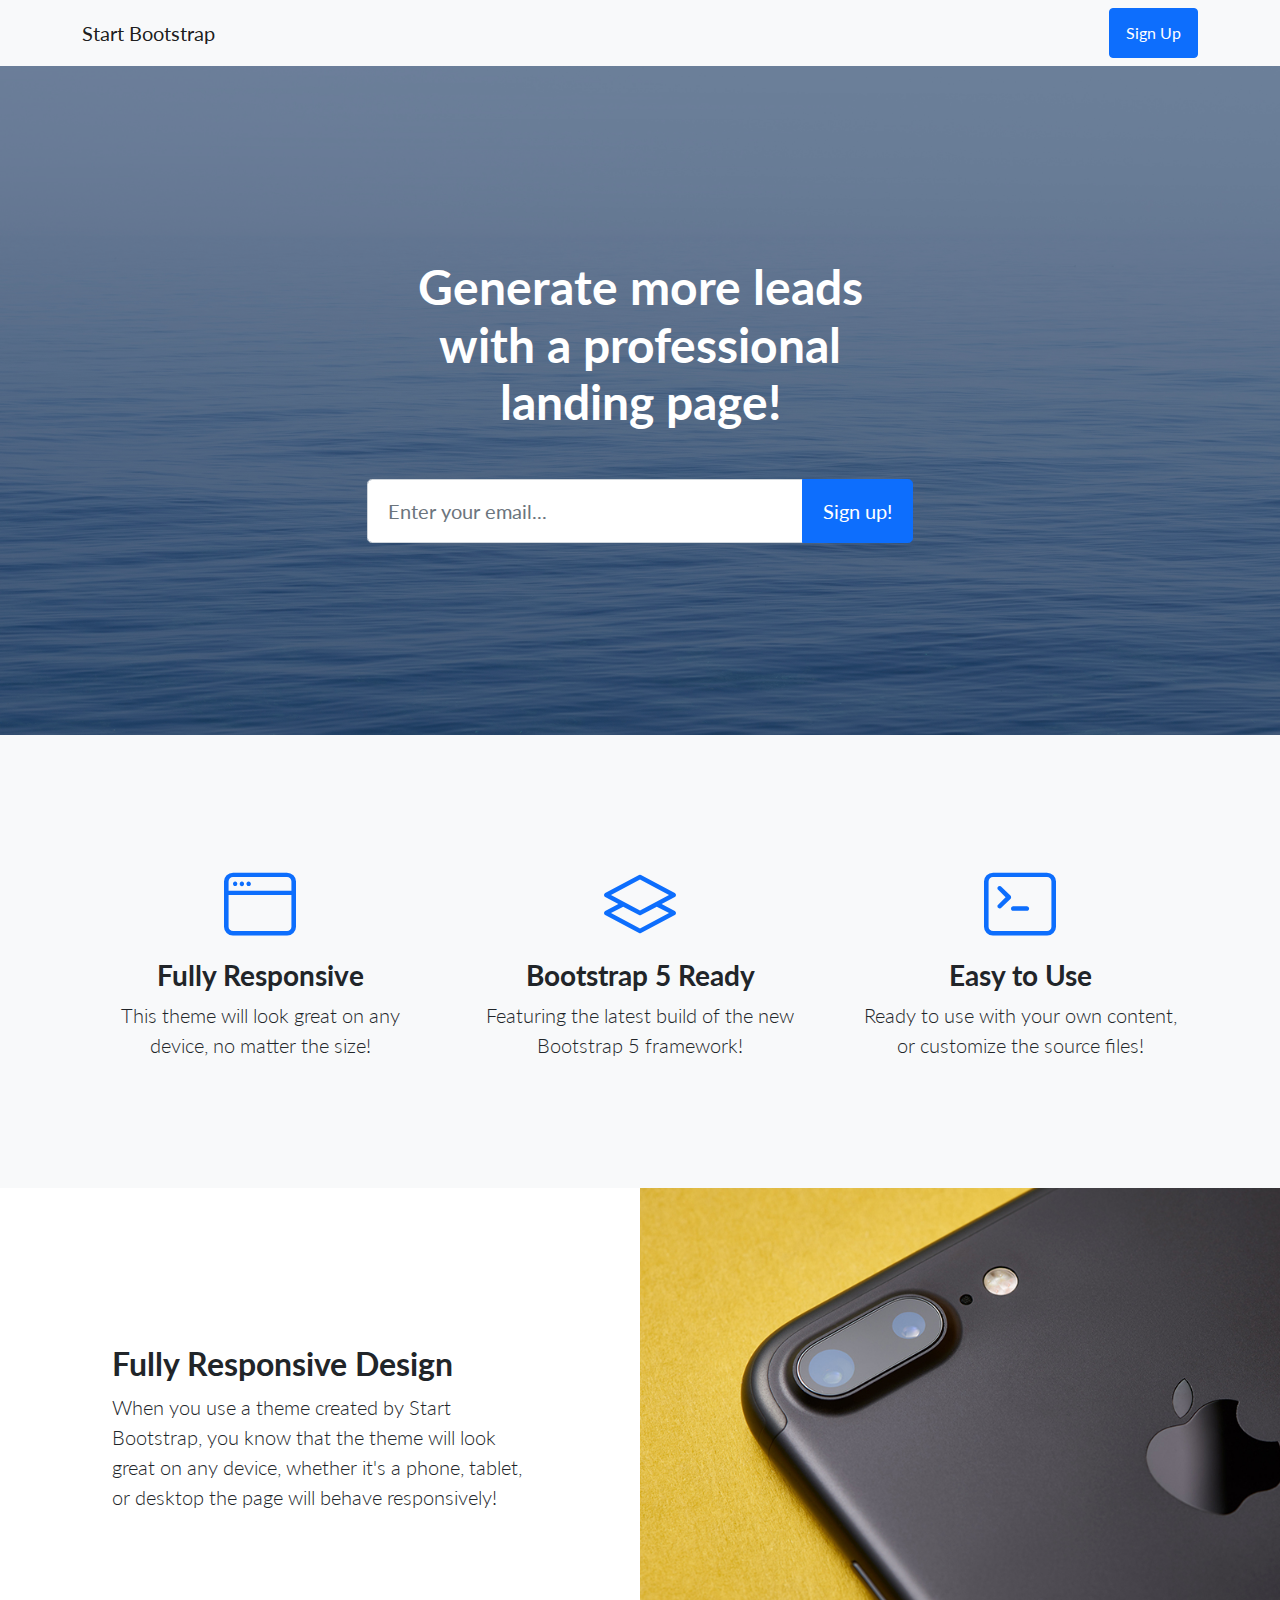
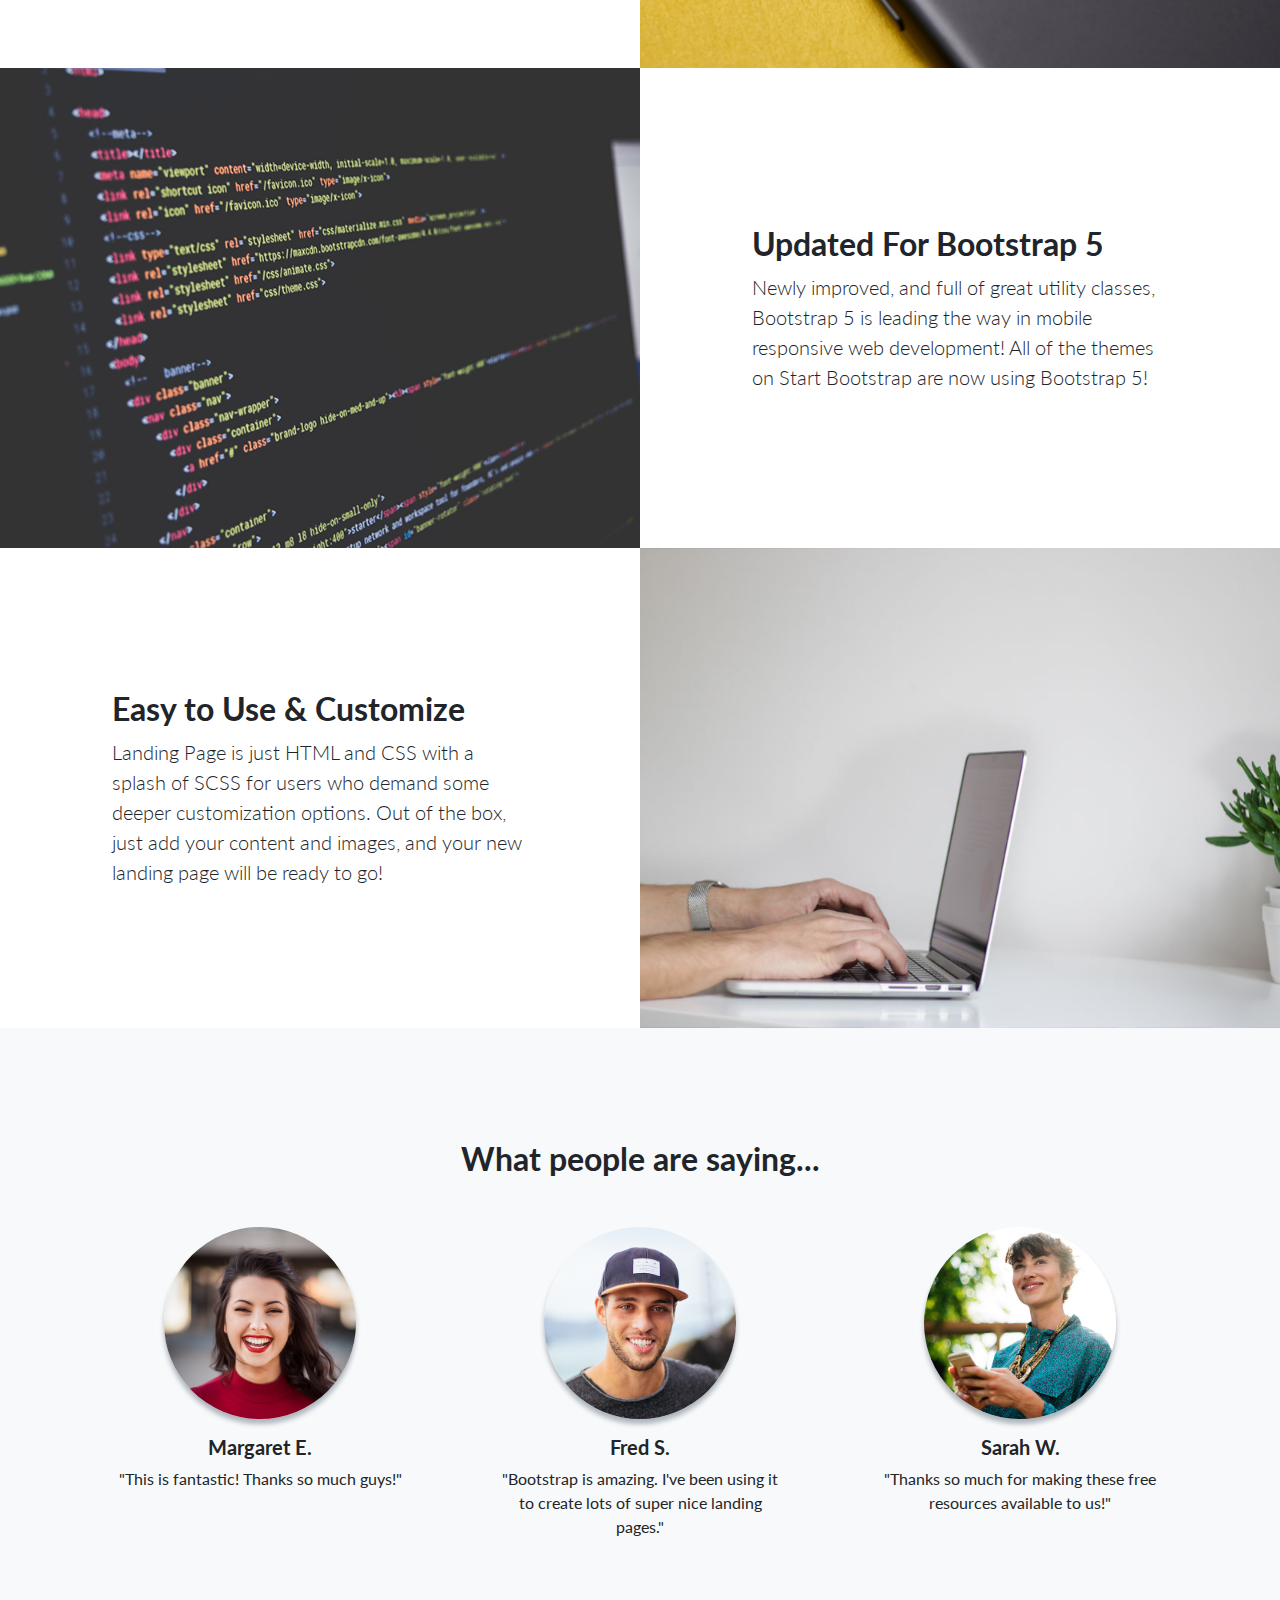
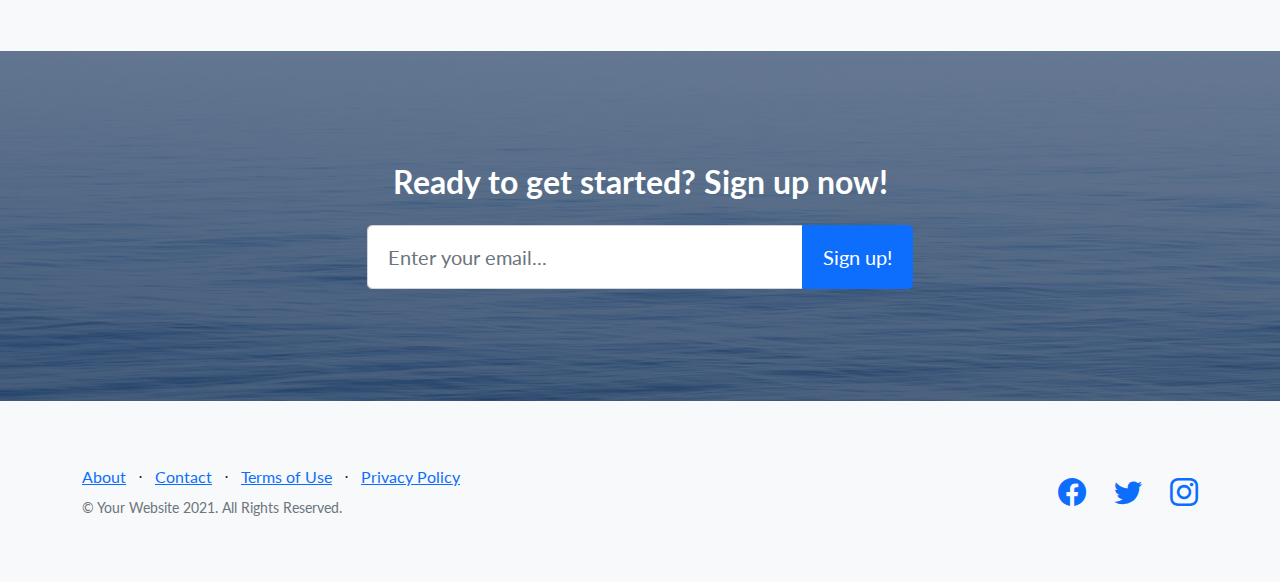
<file: bootstrap-test/index.html>
<!DOCTYPE html>
<html lang="en">
    <head>
        <meta charset="utf-8" />
        <meta name="viewport" content="width=device-width, initial-scale=1, shrink-to-fit=no" />
        <meta name="description" content="" />
        <meta name="author" content="" />
        <link href="https://cdn.jsdelivr.net/npm/bootstrap@5.0.1/dist/css/bootstrap.min.css" rel="stylesheet" integrity="sha384-+0n0xVW2eSR5OomGNYDnhzAbDsOXxcvSN1TPprVMTNDbiYZCxYbOOl7+AMvyTG2x" crossorigin="anonymous">
        <script src="https://cdn.jsdelivr.net/npm/bootstrap@5.0.1/dist/js/bootstrap.bundle.min.js" integrity="sha384-gtEjrD/SeCtmISkJkNUaaKMoLD0//ElJ19smozuHV6z3Iehds+3Ulb9Bn9Plx0x4" crossorigin="anonymous"></script>
        <script src="https://cdn.jsdelivr.net/npm/@popperjs/core@2.9.2/dist/umd/popper.min.js" integrity="sha384-IQsoLXl5PILFhosVNubq5LC7Qb9DXgDA9i+tQ8Zj3iwWAwPtgFTxbJ8NT4GN1R8p" crossorigin="anonymous"></script>
        <script src="https://cdn.jsdelivr.net/npm/bootstrap@5.0.1/dist/js/bootstrap.min.js" integrity="sha384-Atwg2Pkwv9vp0ygtn1JAojH0nYbwNJLPhwyoVbhoPwBhjQPR5VtM2+xf0Uwh9KtT" crossorigin="anonymous"></script>
        <title>Landing Page - Start Bootstrap Theme</title>
        <!-- Favicon-->
        <link rel="icon" type="image/x-icon" href="assets/favicon.ico" />
        <!-- Bootstrap icons-->
        <link href="https://cdn.jsdelivr.net/npm/bootstrap-icons@1.5.0/font/bootstrap-icons.css" rel="stylesheet" type="text/css" />
        <!-- Google fonts-->
        <link href="https://fonts.googleapis.com/css?family=Lato:300,400,700,300italic,400italic,700italic" rel="stylesheet" type="text/css" />
        <!-- Core theme CSS (includes Bootstrap)-->
        <link href="css/styles.css" rel="stylesheet" />
    </head>
    <body>
        <!-- Navigation-->
        <nav class="navbar navbar-light bg-light static-top">
            <div class="container">
                <a class="navbar-brand" href="#!">Start Bootstrap</a>
                <a class="btn btn-primary" href="#signup">Sign Up</a>
            </div>
        </nav>
        <!-- Masthead-->
        <header class="masthead">
            <div class="container position-relative">
                <div class="row justify-content-center">
                    <div class="col-xl-6">
                        <div class="text-center text-white">
                            <!-- Page heading-->
                            <h1 class="mb-5">Generate more leads with a professional landing page!</h1>
                            <!-- Signup form-->
                            <form>
                                <div class="input-group input-group-lg">
                                    <input class="form-control" type="text" placeholder="Enter your email..." aria-label="Enter your email..." aria-describedby="button-submit" />
                                    <button class="btn btn-primary" id="button-submit" type="button">Sign up!</button>
                                </div>
                            </form>
                        </div>
                    </div>
                </div>
            </div>
        </header>
        <!-- Icons Grid-->
        <section class="features-icons bg-light text-center">
            <div class="container">
                <div class="row">
                    <div class="col-lg-4">
                        <div class="features-icons-item mx-auto mb-5 mb-lg-0 mb-lg-3">
                            <div class="features-icons-icon d-flex"><i class="bi-window m-auto text-primary"></i></div>
                            <h3>Fully Responsive</h3>
                            <p class="lead mb-0">This theme will look great on any device, no matter the size!</p>
                        </div>
                    </div>
                    <div class="col-lg-4">
                        <div class="features-icons-item mx-auto mb-5 mb-lg-0 mb-lg-3">
                            <div class="features-icons-icon d-flex"><i class="bi-layers m-auto text-primary"></i></div>
                            <h3>Bootstrap 5 Ready</h3>
                            <p class="lead mb-0">Featuring the latest build of the new Bootstrap 5 framework!</p>
                        </div>
                    </div>
                    <div class="col-lg-4">
                        <div class="features-icons-item mx-auto mb-0 mb-lg-3">
                            <div class="features-icons-icon d-flex"><i class="bi-terminal m-auto text-primary"></i></div>
                            <h3>Easy to Use</h3>
                            <p class="lead mb-0">Ready to use with your own content, or customize the source files!</p>
                        </div>
                    </div>
                </div>
            </div>
        </section>
        <!-- Image Showcases-->
        <section class="showcase">
            <div class="container-fluid p-0">
                <div class="row g-0">
                    <div class="col-lg-6 order-lg-2 text-white showcase-img" style="background-image: url('assets/img/bg-showcase-1.jpg')"></div>
                    <div class="col-lg-6 order-lg-1 my-auto showcase-text">
                        <h2>Fully Responsive Design</h2>
                        <p class="lead mb-0">When you use a theme created by Start Bootstrap, you know that the theme will look great on any device, whether it's a phone, tablet, or desktop the page will behave responsively!</p>
                    </div>
                </div>
                <div class="row g-0">
                    <div class="col-lg-6 text-white showcase-img" style="background-image: url('assets/img/bg-showcase-2.jpg')"></div>
                    <div class="col-lg-6 my-auto showcase-text">
                        <h2>Updated For Bootstrap 5</h2>
                        <p class="lead mb-0">Newly improved, and full of great utility classes, Bootstrap 5 is leading the way in mobile responsive web development! All of the themes on Start Bootstrap are now using Bootstrap 5!</p>
                    </div>
                </div>
                <div class="row g-0">
                    <div class="col-lg-6 order-lg-2 text-white showcase-img" style="background-image: url('assets/img/bg-showcase-3.jpg')"></div>
                    <div class="col-lg-6 order-lg-1 my-auto showcase-text">
                        <h2>Easy to Use & Customize</h2>
                        <p class="lead mb-0">Landing Page is just HTML and CSS with a splash of SCSS for users who demand some deeper customization options. Out of the box, just add your content and images, and your new landing page will be ready to go!</p>
                    </div>
                </div>
            </div>
        </section>
        <!-- Testimonials-->
        <section class="testimonials text-center bg-light">
            <div class="container">
                <h2 class="mb-5">What people are saying...</h2>
                <div class="row">
                    <div class="col-lg-4">
                        <div class="testimonial-item mx-auto mb-5 mb-lg-0">
                            <img class="img-fluid rounded-circle mb-3" src="assets/img/testimonials-1.jpg" alt="..." />
                            <h5>Margaret E.</h5>
                            <p class="font-weight-light mb-0">"This is fantastic! Thanks so much guys!"</p>
                        </div>
                    </div>
                    <div class="col-lg-4">
                        <div class="testimonial-item mx-auto mb-5 mb-lg-0">
                            <img class="img-fluid rounded-circle mb-3" src="assets/img/testimonials-2.jpg" alt="..." />
                            <h5>Fred S.</h5>
                            <p class="font-weight-light mb-0">"Bootstrap is amazing. I've been using it to create lots of super nice landing pages."</p>
                        </div>
                    </div>
                    <div class="col-lg-4">
                        <div class="testimonial-item mx-auto mb-5 mb-lg-0">
                            <img class="img-fluid rounded-circle mb-3" src="assets/img/testimonials-3.jpg" alt="..." />
                            <h5>Sarah W.</h5>
                            <p class="font-weight-light mb-0">"Thanks so much for making these free resources available to us!"</p>
                        </div>
                    </div>
                </div>
            </div>
        </section>
        <!-- Call to Action-->
        <section class="call-to-action text-white text-center" id="signup">
            <div class="container position-relative">
                <div class="row justify-content-center">
                    <div class="col-xl-6">
                        <h2 class="mb-4">Ready to get started? Sign up now!</h2>
                        <!-- Signup form-->
                        <form>
                            <div class="input-group input-group-lg">
                                <input class="form-control" type="text" placeholder="Enter your email..." aria-label="Enter your email..." aria-describedby="button-submit" />
                                <button class="btn btn-primary" id="button-submit" type="button">Sign up!</button>
                            </div>
                        </form>
                    </div>
                </div>
            </div>
        </section>
        <!-- Footer-->
        <footer class="footer bg-light">
            <div class="container">
                <div class="row">
                    <div class="col-lg-6 h-100 text-center text-lg-start my-auto">
                        <ul class="list-inline mb-2">
                            <li class="list-inline-item"><a href="#!">About</a></li>
                            <li class="list-inline-item">⋅</li>
                            <li class="list-inline-item"><a href="#!">Contact</a></li>
                            <li class="list-inline-item">⋅</li>
                            <li class="list-inline-item"><a href="#!">Terms of Use</a></li>
                            <li class="list-inline-item">⋅</li>
                            <li class="list-inline-item"><a href="#!">Privacy Policy</a></li>
                        </ul>
                        <p class="text-muted small mb-4 mb-lg-0">&copy; Your Website 2021. All Rights Reserved.</p>
                    </div>
                    <div class="col-lg-6 h-100 text-center text-lg-end my-auto">
                        <ul class="list-inline mb-0">
                            <li class="list-inline-item me-4">
                                <a href="#!"><i class="bi-facebook fs-3"></i></a>
                            </li>
                            <li class="list-inline-item me-4">
                                <a href="#!"><i class="bi-twitter fs-3"></i></a>
                            </li>
                            <li class="list-inline-item">
                                <a href="#!"><i class="bi-instagram fs-3"></i></a>
                            </li>
                        </ul>
                    </div>
                </div>
            </div>
        </footer>
        <!-- Bootstrap core JS-->
        <script src="https://cdn.jsdelivr.net/npm/bootstrap@5.0.1/dist/js/bootstrap.bundle.min.js"></script>
        <!-- Core theme JS-->
        <script src="js/scripts.js"></script>
    </body>
</html>
</file>
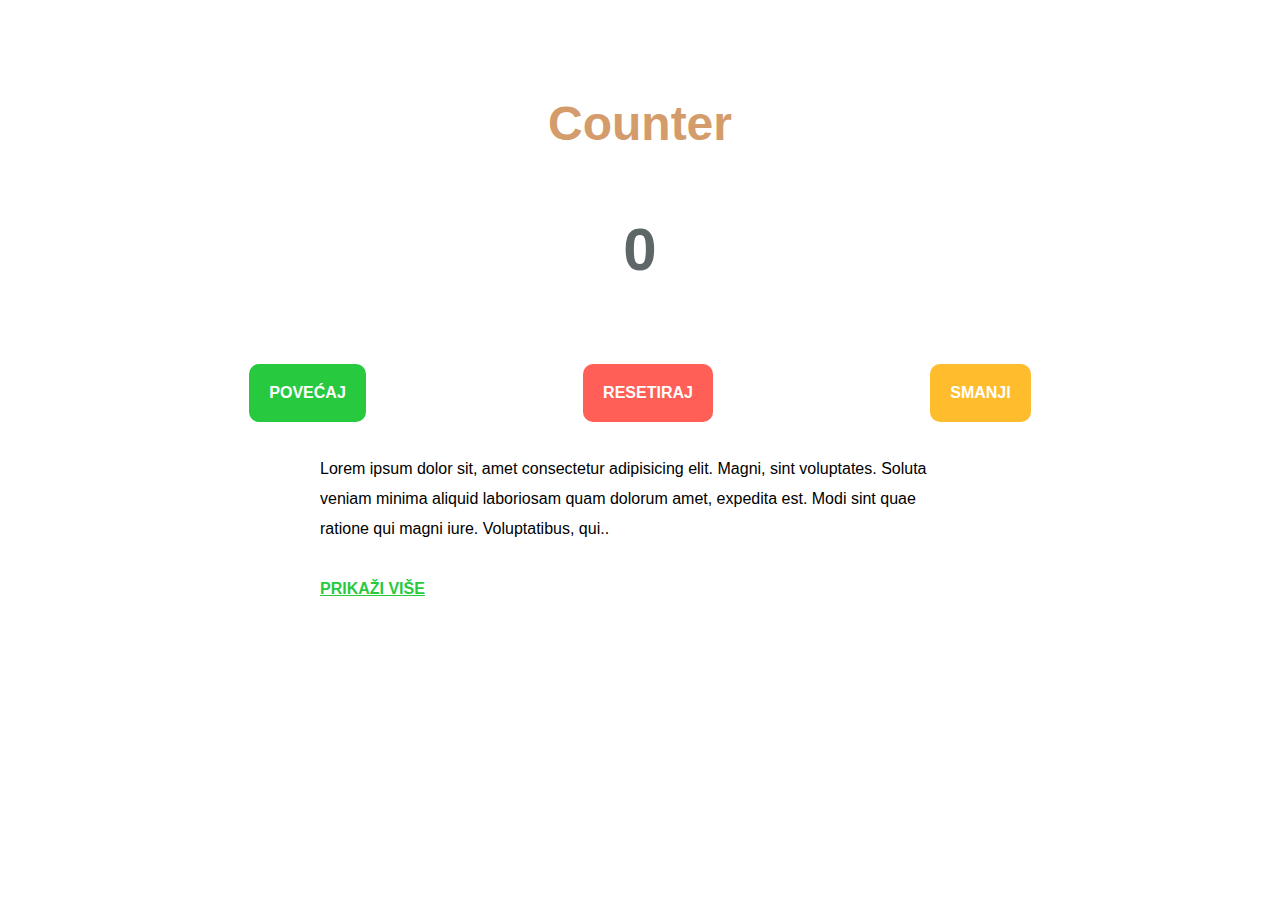
<file: counter/index.html>
<!DOCTYPE html>
<html lang="en">
<head>
    <meta charset="UTF-8">
    <meta http-equiv="X-UA-Compatible" content="IE=edge">
    <meta name="viewport" content="width=device-width, initial-scale=1.0">
    <link rel="stylesheet" href="style.css">
    <title>Counter</title>

</head>
<body>

    <h1>Counter</h1>

    <div class="main-content">

        <h2 id="header2">adssad</h2>

    </div>
    <div class="botuni">

        <button type="button" id="btn-inc" onclick="povecaj()">Povećaj</button>
        <button type="button" id="btn-res" onclick="resetiraj()">Resetiraj</button>
        <button type="button" id="btn-dec" onclick="smanji()">Smanji</button>

    </div>
    

    <p>Lorem ipsum dolor sit, amet consectetur adipisicing elit. Magni, sint voluptates.
         Soluta veniam minima aliquid laboriosam quam dolorum amet, expedita est. 
         Modi sint quae ratione qui magni iure. Voluptatibus, qui<span id="dots">..</span>
         
         <br></br>
         <button type="button"id="btnVise"><u><b>Prikaži više</b></u></button> 
         <br></br>
         <span id="more">Lorem ipsum dolor sit, amet consectetur adipisicing elit. 
             Ab recusandae ad deleniti beatae nostrum animi in aliquam voluptate porro, 
             maxime fuga esse eligendi neque.
         </span>  
        </p>



<script src="javascript.js">
</script>


</body>
</html>
</file>
<file: counter/style.css>
*{
    margin: 0;
    padding: 0; 
    box-sizing: border-box;
    font-family: 'Segoe UI', Tahoma, Geneva, Verdana, sans-serif;
}
h1{
    display: relative;
    text-align: center;
    margin-top: 2em;
    font-size: 3em;
    color: #d49c6b;
}

.main-content{
    display: flex;
    justify-content: center;
    padding: 2em;
    margin: auto;
    margin-top: 2em;
    border-radius: 30px;
    height: auto;
    width: 20%;
    
}

h2{
    font-size: 60px;
    color: #5e6668;
}
.botuni{
    display: flex;
    justify-content: space-evenly;
    padding: 2em;
    margin: auto;
    margin-top: 1em;
}
button{
    font-size: 1em;
    text-transform: uppercase;
    font-weight: bold;
    color: white;
    padding: 20px;
    border-radius: 10px;
    background-color: #27c93f;
    border: none;
}
button:hover{
    cursor: pointer;
}

#btn-res{
    background-color: #ff5f56;
}
#btn-dec{
    background-color: #ffbd2e;
}

p{
    position: relative;
    margin-top: 50px;
    margin: auto;
    width: 50%;
    line-height: 30px;
}

#dots{
    color: #000;
    padding: 0;
}
#btnVise{
    background-color: transparent;
    color: #27c93f;
    padding: 0;
}
#dots:hover{
    cursor: pointer;
}
#more{display: none;}
</file>
